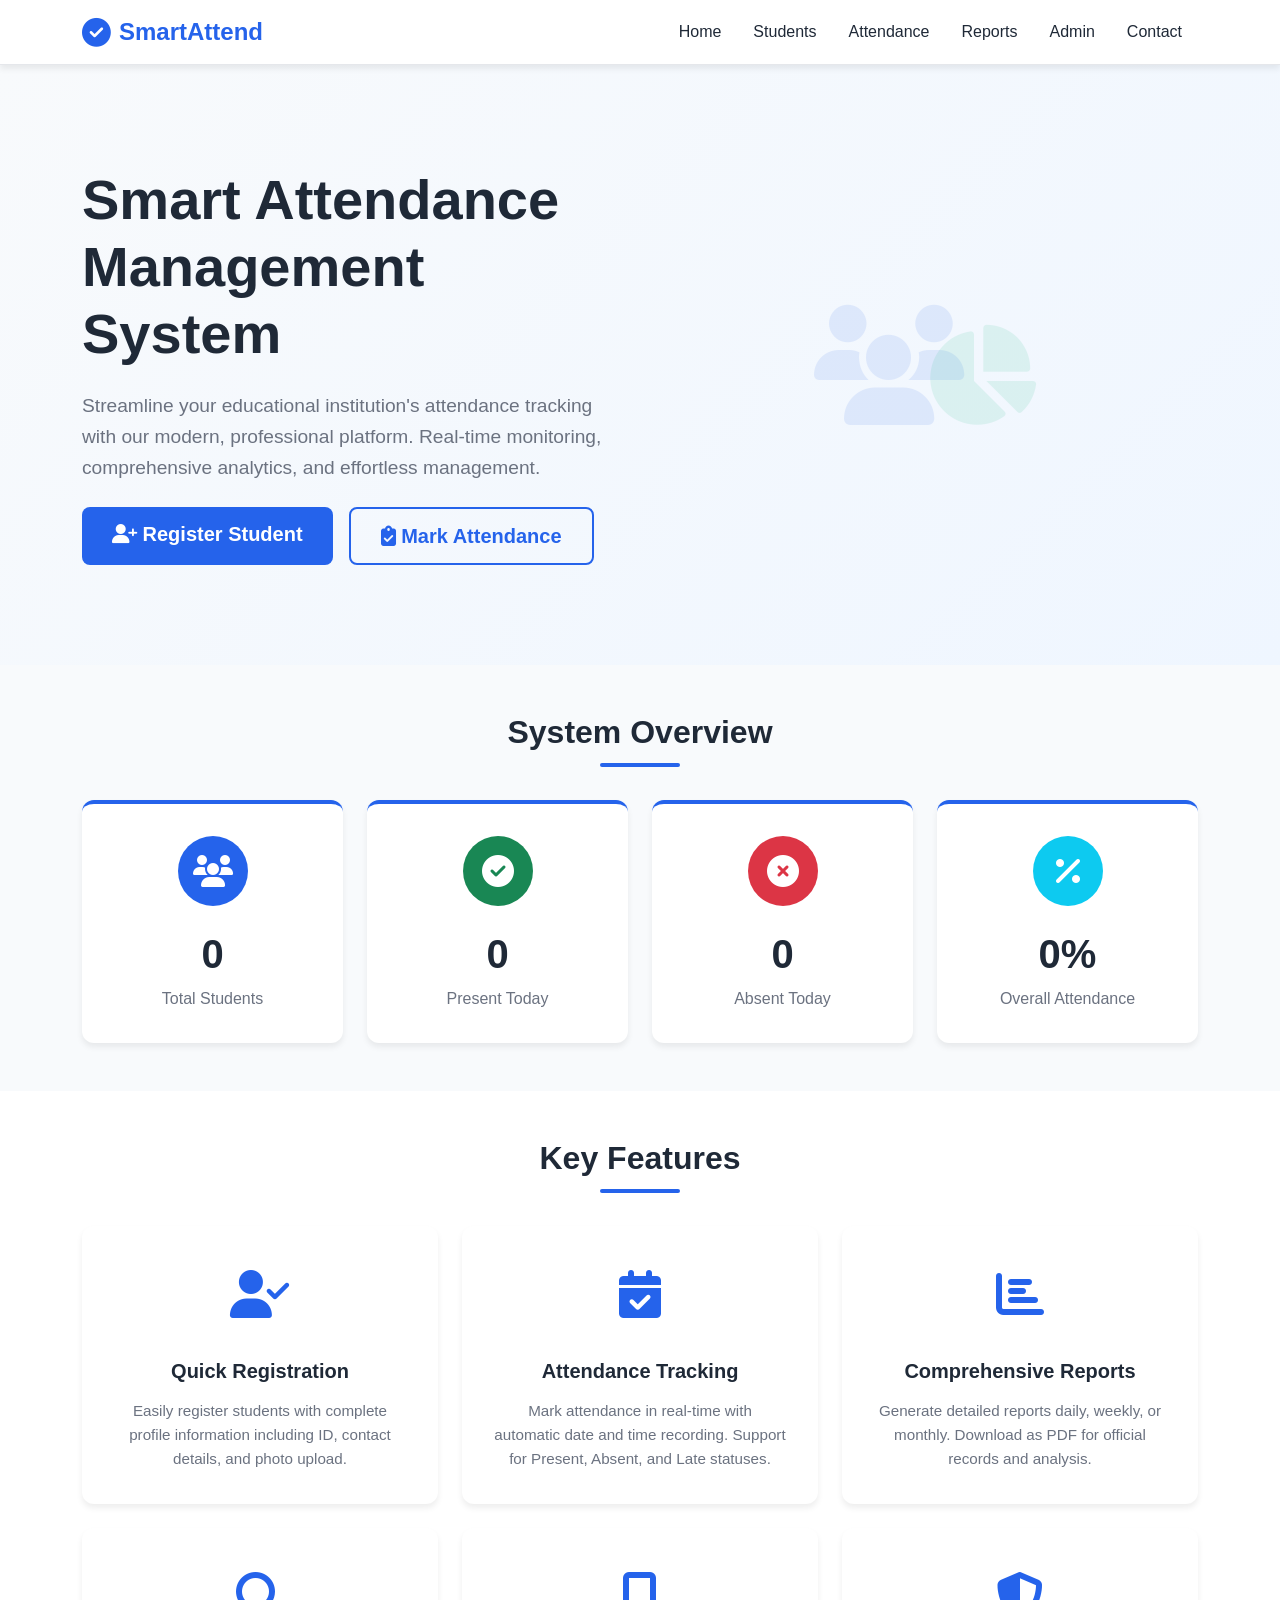
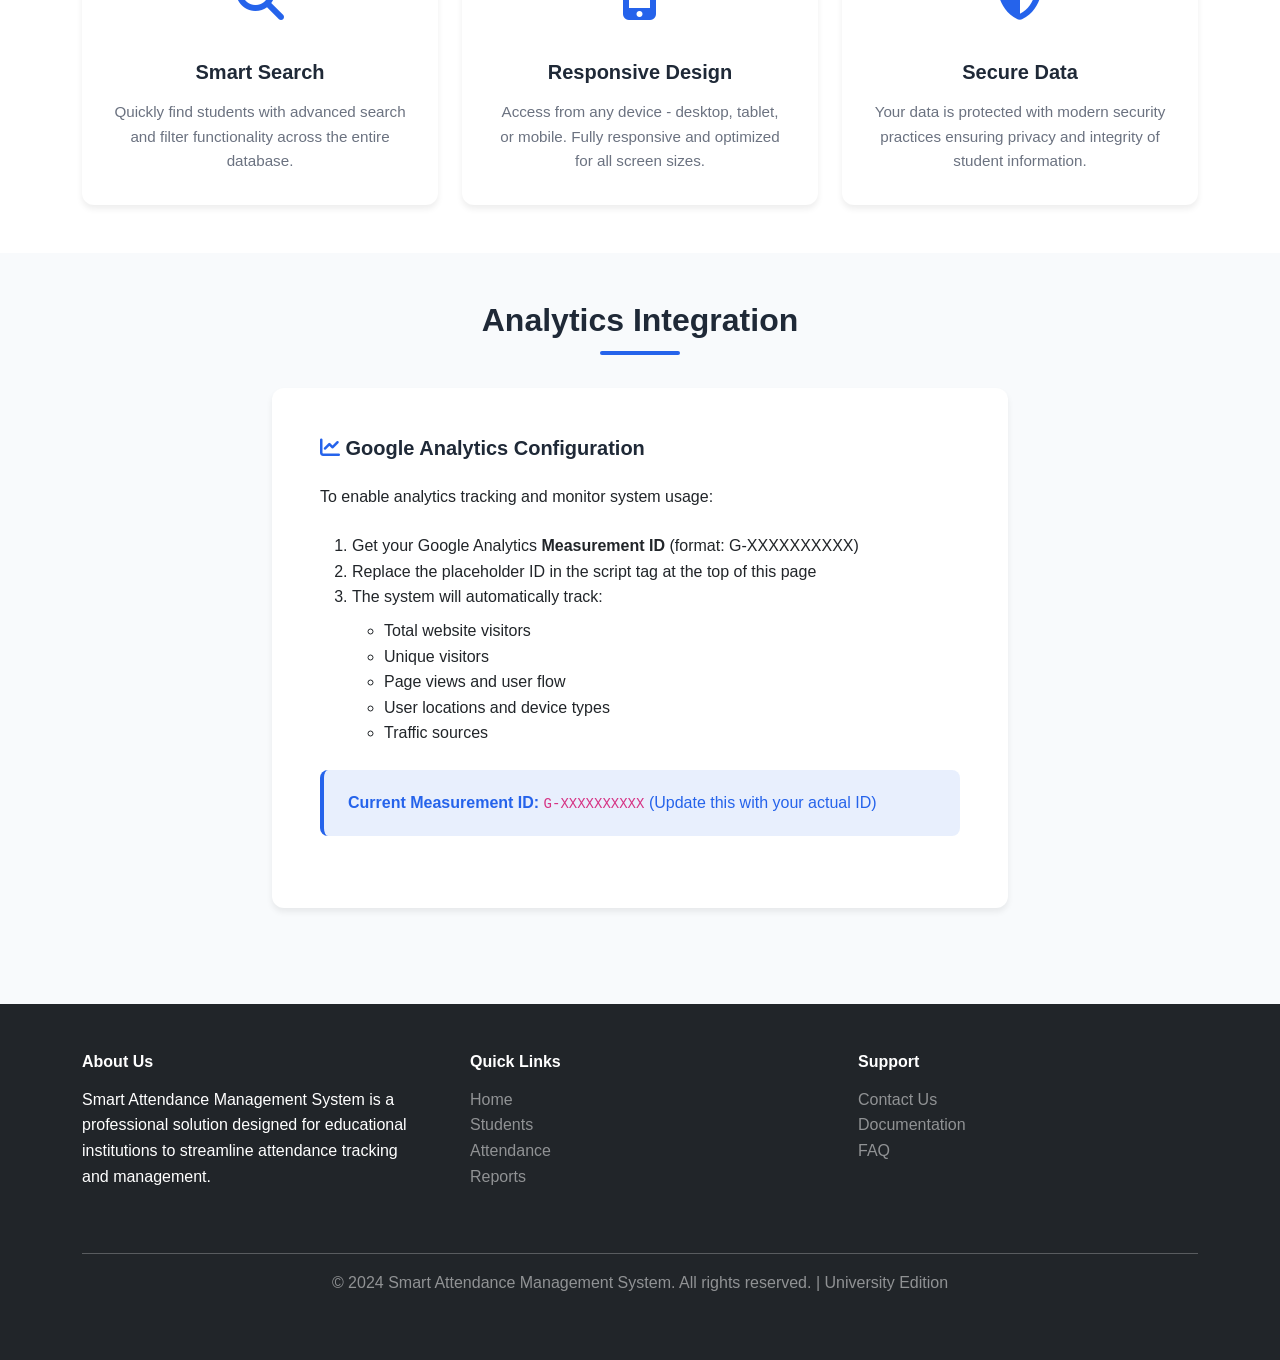
<file: index.html>
<!DOCTYPE html>
<html lang="en">
<head>
    <meta charset="UTF-8">
    <meta name="viewport" content="width=device-width, initial-scale=1.0">
    <title>Smart Attendance Management System - University Edition</title>
    <meta name="description" content="Professional Smart Attendance Management System for educational institutions">
    <link href="https://cdn.jsdelivr.net/npm/bootstrap@5.3.0/dist/css/bootstrap.min.css" rel="stylesheet">
    <link href="https://cdnjs.cloudflare.com/ajax/libs/font-awesome/6.4.0/css/all.min.css" rel="stylesheet">
    <link rel="stylesheet" href="assets/css/style.css">
    <script async src="https://www.googletagmanager.com/gtag/js?id=G-XXXXXXXXXX"></script>
    <script>
        window.dataLayer = window.dataLayer || [];
        function gtag(){dataLayer.push(arguments);}
        gtag('js', new Date());
        // Replace 'G-XXXXXXXXXX' with your actual Google Analytics Measurement ID
        gtag('config', 'G-XXXXXXXXXX');
    </script>
</head>
<body>
    <!-- Navigation Bar -->
    <nav class="navbar navbar-expand-lg navbar-light bg-white sticky-top shadow-sm">
        <div class="container-lg">
            <a class="navbar-brand fw-bold" href="#home">
                <i class="fas fa-check-circle text-primary"></i> SmartAttend
            </a>
            <button class="navbar-toggler" type="button" data-bs-toggle="collapse" data-bs-target="#navbarNav">
                <span class="navbar-toggler-icon"></span>
            </button>
            <div class="collapse navbar-collapse" id="navbarNav">
                <ul class="navbar-nav ms-auto">
                    <li class="nav-item"><a class="nav-link" href="#home">Home</a></li>
                    <li class="nav-item"><a class="nav-link" href="pages/students.html">Students</a></li>
                    <li class="nav-item"><a class="nav-link" href="pages/attendance.html">Attendance</a></li>
                    <li class="nav-item"><a class="nav-link" href="pages/reports.html">Reports</a></li>
                    <li class="nav-item"><a class="nav-link" href="pages/admin.html">Admin</a></li>
                    <li class="nav-item"><a class="nav-link" href="pages/contact.html">Contact</a></li>
                </ul>
            </div>
        </div>
    </nav>

    <!-- Hero Section -->
    <section id="home" class="hero-section py-5">
        <div class="container-lg">
            <div class="row align-items-center">
                <div class="col-lg-6 mb-4 mb-lg-0">
                    <h1 class="display-4 fw-bold mb-4">Smart Attendance Management System</h1>
                    <p class="lead mb-4">Streamline your educational institution's attendance tracking with our modern, professional platform. Real-time monitoring, comprehensive analytics, and effortless management.</p>
                    <div class="d-flex gap-3 flex-wrap">
                        <a href="pages/students.html" class="btn btn-primary btn-lg">
                            <i class="fas fa-user-plus"></i> Register Student
                        </a>
                        <a href="pages/attendance.html" class="btn btn-outline-primary btn-lg">
                            <i class="fas fa-clipboard-check"></i> Mark Attendance
                        </a>
                    </div>
                </div>
                <div class="col-lg-6 text-center">
                    <div class="hero-illustration">
                        <i class="fas fa-users" style="font-size: 120px; color: #2563EB; opacity: 0.1;"></i>
                        <i class="fas fa-chart-pie" style="font-size: 100px; color: #10B981; opacity: 0.1; margin-left: -40px; margin-top: 20px;"></i>
                    </div>
                </div>
            </div>
        </div>
    </section>

    <!-- Statistics Cards -->
    <section class="statistics-section py-5 bg-light">
        <div class="container-lg">
            <h2 class="text-center mb-5 fw-bold">System Overview</h2>
            <div class="row g-4">
                <div class="col-md-6 col-lg-3">
                    <div class="stat-card">
                        <div class="stat-icon bg-primary">
                            <i class="fas fa-users"></i>
                        </div>
                        <h3 class="stat-value" id="totalStudents">0</h3>
                        <p class="stat-label">Total Students</p>
                    </div>
                </div>
                <div class="col-md-6 col-lg-3">
                    <div class="stat-card">
                        <div class="stat-icon bg-success">
                            <i class="fas fa-check-circle"></i>
                        </div>
                        <h3 class="stat-value" id="presentStudents">0</h3>
                        <p class="stat-label">Present Today</p>
                    </div>
                </div>
                <div class="col-md-6 col-lg-3">
                    <div class="stat-card">
                        <div class="stat-icon bg-danger">
                            <i class="fas fa-times-circle"></i>
                        </div>
                        <h3 class="stat-value" id="absentStudents">0</h3>
                        <p class="stat-label">Absent Today</p>
                    </div>
                </div>
                <div class="col-md-6 col-lg-3">
                    <div class="stat-card">
                        <div class="stat-icon bg-info">
                            <i class="fas fa-percentage"></i>
                        </div>
                        <h3 class="stat-value" id="attendancePercent">0%</h3>
                        <p class="stat-label">Overall Attendance</p>
                    </div>
                </div>
            </div>
        </div>
    </section>

    <!-- Features Section -->
    <section class="features-section py-5">
        <div class="container-lg">
            <h2 class="text-center mb-5 fw-bold">Key Features</h2>
            <div class="row g-4">
                <div class="col-md-6 col-lg-4">
                    <div class="feature-card">
                        <div class="feature-icon">
                            <i class="fas fa-user-check"></i>
                        </div>
                        <h5>Quick Registration</h5>
                        <p>Easily register students with complete profile information including ID, contact details, and photo upload.</p>
                    </div>
                </div>
                <div class="col-md-6 col-lg-4">
                    <div class="feature-card">
                        <div class="feature-icon">
                            <i class="fas fa-calendar-check"></i>
                        </div>
                        <h5>Attendance Tracking</h5>
                        <p>Mark attendance in real-time with automatic date and time recording. Support for Present, Absent, and Late statuses.</p>
                    </div>
                </div>
                <div class="col-md-6 col-lg-4">
                    <div class="feature-card">
                        <div class="feature-icon">
                            <i class="fas fa-chart-bar"></i>
                        </div>
                        <h5>Comprehensive Reports</h5>
                        <p>Generate detailed reports daily, weekly, or monthly. Download as PDF for official records and analysis.</p>
                    </div>
                </div>
                <div class="col-md-6 col-lg-4">
                    <div class="feature-card">
                        <div class="feature-icon">
                            <i class="fas fa-search"></i>
                        </div>
                        <h5>Smart Search</h5>
                        <p>Quickly find students with advanced search and filter functionality across the entire database.</p>
                    </div>
                </div>
                <div class="col-md-6 col-lg-4">
                    <div class="feature-card">
                        <div class="feature-icon">
                            <i class="fas fa-mobile-alt"></i>
                        </div>
                        <h5>Responsive Design</h5>
                        <p>Access from any device - desktop, tablet, or mobile. Fully responsive and optimized for all screen sizes.</p>
                    </div>
                </div>
                <div class="col-md-6 col-lg-4">
                    <div class="feature-card">
                        <div class="feature-icon">
                            <i class="fas fa-shield-alt"></i>
                        </div>
                        <h5>Secure Data</h5>
                        <p>Your data is protected with modern security practices ensuring privacy and integrity of student information.</p>
                    </div>
                </div>
            </div>
        </div>
    </section>

    <!-- Analytics Setup Section -->
    <section class="analytics-section py-5 bg-light">
        <div class="container-lg">
            <h2 class="text-center mb-5 fw-bold">Analytics Integration</h2>
            <div class="row">
                <div class="col-lg-8 mx-auto">
                    <div class="card border-0 shadow-sm">
                        <div class="card-body p-5">
                            <h5 class="card-title mb-4"><i class="fas fa-chart-line text-primary"></i> Google Analytics Configuration</h5>
                            <p class="mb-4">To enable analytics tracking and monitor system usage:</p>
                            <ol class="mb-4">
                                <li>Get your Google Analytics <strong>Measurement ID</strong> (format: G-XXXXXXXXXX)</li>
                                <li>Replace the placeholder ID in the script tag at the top of this page</li>
                                <li>The system will automatically track:
                                    <ul class="mt-2">
                                        <li>Total website visitors</li>
                                        <li>Unique visitors</li>
                                        <li>Page views and user flow</li>
                                        <li>User locations and device types</li>
                                        <li>Traffic sources</li>
                                    </ul>
                                </li>
                            </ol>
                            <div class="alert alert-info">
                                <strong>Current Measurement ID:</strong> <code>G-XXXXXXXXXX</code> (Update this with your actual ID)
                            </div>
                        </div>
                    </div>
                </div>
            </div>
        </div>
    </section>

    <!-- Footer -->
    <footer class="bg-dark text-white py-5 mt-5">
        <div class="container-lg">
            <div class="row g-5 mb-5">
                <div class="col-md-4">
                    <h6 class="fw-bold mb-3">About Us</h6>
                    <p>Smart Attendance Management System is a professional solution designed for educational institutions to streamline attendance tracking and management.</p>
                </div>
                <div class="col-md-4">
                    <h6 class="fw-bold mb-3">Quick Links</h6>
                    <ul class="list-unstyled">
                        <li><a href="#home" class="text-white-50 text-decoration-none">Home</a></li>
                        <li><a href="pages/students.html" class="text-white-50 text-decoration-none">Students</a></li>
                        <li><a href="pages/attendance.html" class="text-white-50 text-decoration-none">Attendance</a></li>
                        <li><a href="pages/reports.html" class="text-white-50 text-decoration-none">Reports</a></li>
                    </ul>
                </div>
                <div class="col-md-4">
                    <h6 class="fw-bold mb-3">Support</h6>
                    <ul class="list-unstyled">
                        <li><a href="pages/contact.html" class="text-white-50 text-decoration-none">Contact Us</a></li>
                        <li><a href="#" class="text-white-50 text-decoration-none">Documentation</a></li>
                        <li><a href="#" class="text-white-50 text-decoration-none">FAQ</a></li>
                    </ul>
                </div>
            </div>
            <hr class="bg-white-50">
            <div class="text-center text-white-50">
                <p>&copy; 2024 Smart Attendance Management System. All rights reserved. | University Edition</p>
            </div>
        </div>
    </footer>

    <script src="https://cdn.jsdelivr.net/npm/bootstrap@5.3.0/dist/js/bootstrap.bundle.min.js"></script>
    <script src="assets/js/main.js"></script>
</body>
</html>
</file>
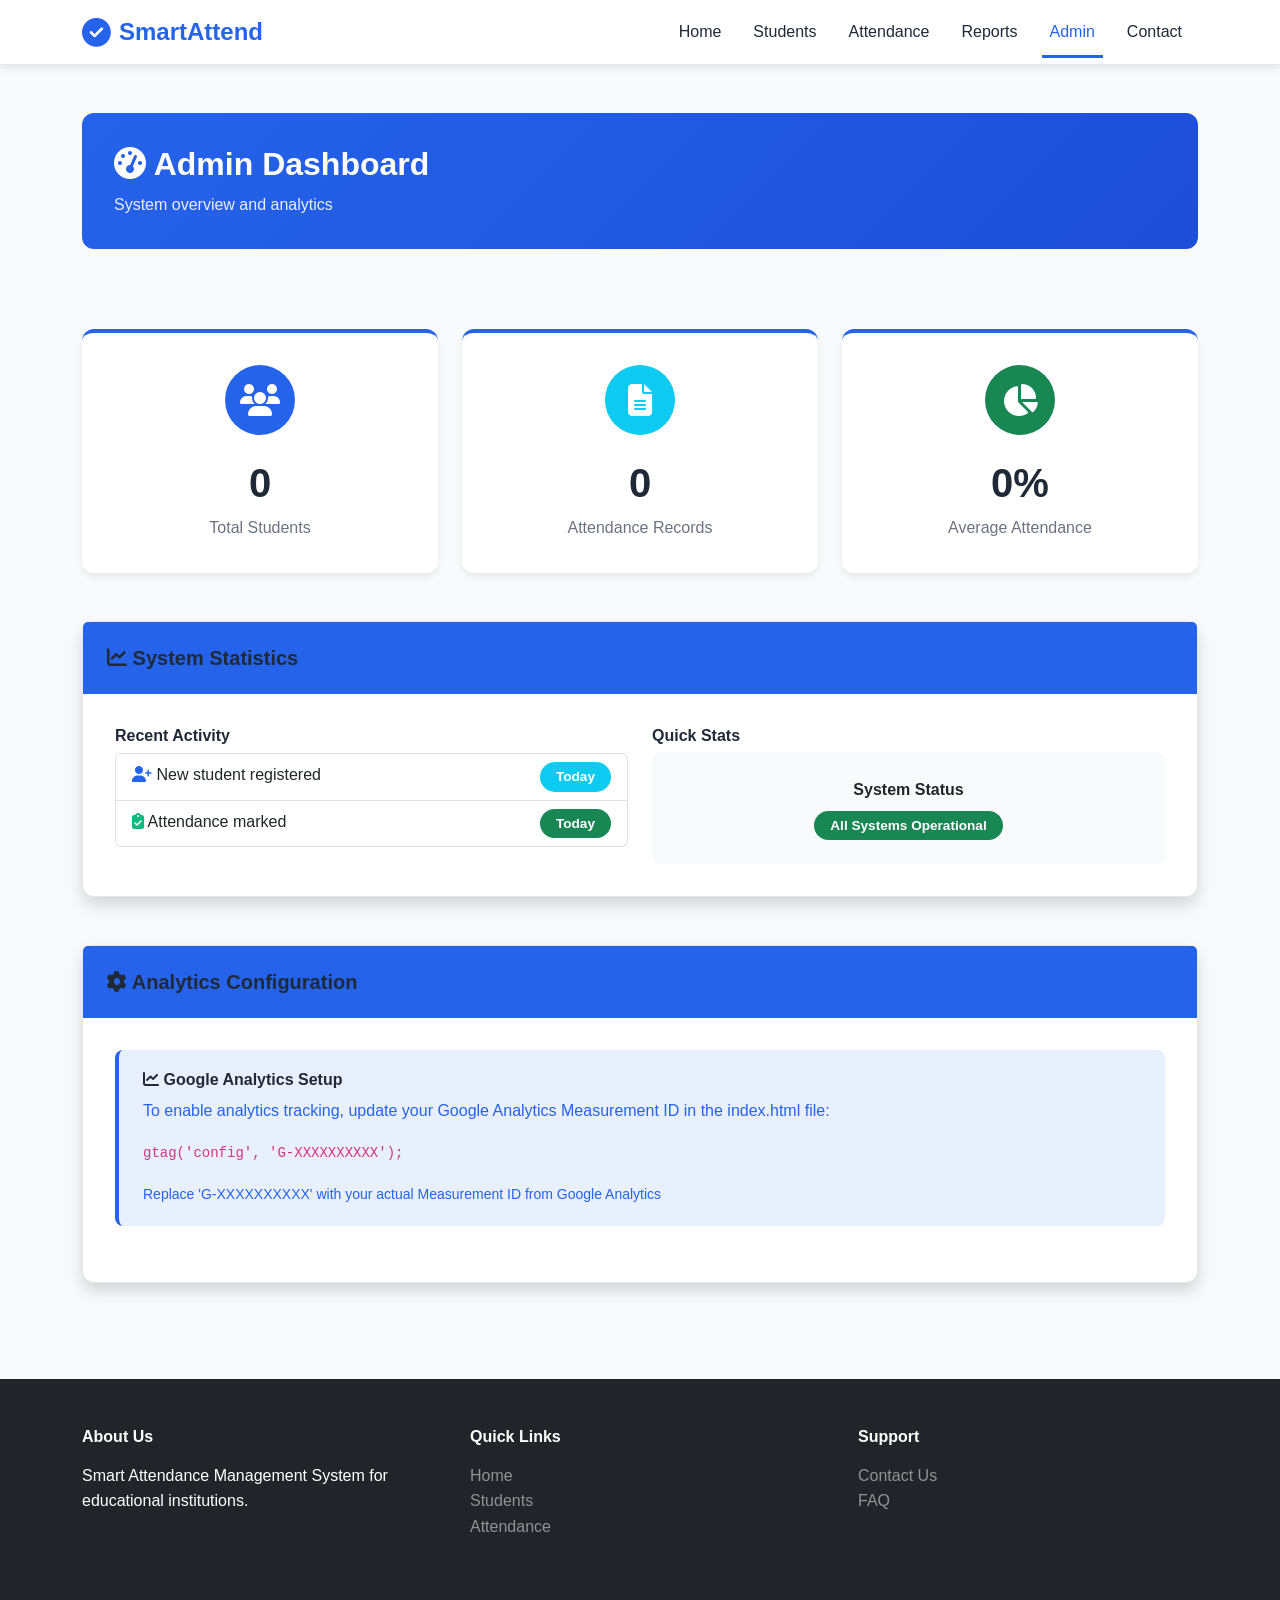
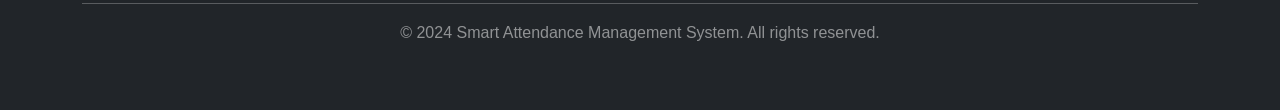
<file: pages/admin.html>
<!DOCTYPE html>
<html lang="en">
<head>
    <meta charset="UTF-8">
    <meta name="viewport" content="width=device-width, initial-scale=1.0">
    <title>Admin Dashboard - Smart Attendance System</title>
    <link href="https://cdn.jsdelivr.net/npm/bootstrap@5.3.0/dist/css/bootstrap.min.css" rel="stylesheet">
    <link href="https://cdnjs.cloudflare.com/ajax/libs/font-awesome/6.4.0/css/all.min.css" rel="stylesheet">
    <link rel="stylesheet" href="../assets/css/style.css">
</head>
<body>
    <!-- Navigation Bar -->
    <nav class="navbar navbar-expand-lg navbar-light bg-white sticky-top shadow-sm">
        <div class="container-lg">
            <a class="navbar-brand fw-bold" href="../index.html">
                <i class="fas fa-check-circle text-primary"></i> SmartAttend
            </a>
            <button class="navbar-toggler" type="button" data-bs-toggle="collapse" data-bs-target="#navbarNav">
                <span class="navbar-toggler-icon"></span>
            </button>
            <div class="collapse navbar-collapse" id="navbarNav">
                <ul class="navbar-nav ms-auto">
                    <li class="nav-item"><a class="nav-link" href="../index.html">Home</a></li>
                    <li class="nav-item"><a class="nav-link" href="students.html">Students</a></li>
                    <li class="nav-item"><a class="nav-link" href="attendance.html">Attendance</a></li>
                    <li class="nav-item"><a class="nav-link" href="reports.html">Reports</a></li>
                    <li class="nav-item"><a class="nav-link active" href="admin.html">Admin</a></li>
                    <li class="nav-item"><a class="nav-link" href="contact.html">Contact</a></li>
                </ul>
            </div>
        </div>
    </nav>

    <div class="container-lg py-5">
        <div class="row mb-5">
            <div class="col-lg-12">
                <div class="dashboard-header">
                    <h2><i class="fas fa-tachometer-alt"></i> Admin Dashboard</h2>
                    <p>System overview and analytics</p>
                </div>
            </div>
        </div>

        <div id="dashboardContent">
            <div class="row mb-5">
                <div class="col-md-4">
                    <div class="stat-card">
                        <div class="stat-icon bg-primary"><i class="fas fa-users"></i></div>
                        <h3 class="stat-value" id="adminTotalStudents">0</h3>
                        <p class="stat-label">Total Students</p>
                    </div>
                </div>
                <div class="col-md-4">
                    <div class="stat-card">
                        <div class="stat-icon bg-info"><i class="fas fa-file-alt"></i></div>
                        <h3 class="stat-value" id="adminTotalRecords">0</h3>
                        <p class="stat-label">Attendance Records</p>
                    </div>
                </div>
                <div class="col-md-4">
                    <div class="stat-card">
                        <div class="stat-icon bg-success"><i class="fas fa-chart-pie"></i></div>
                        <h3 class="stat-value" id="adminAvgAttendance">0%</h3>
                        <p class="stat-label">Average Attendance</p>
                    </div>
                </div>
            </div>
        </div>

        <div class="row mb-5">
            <div class="col-lg-12">
                <div class="card shadow">
                    <div class="card-header">
                        <h5 class="mb-0"><i class="fas fa-chart-line"></i> System Statistics</h5>
                    </div>
                    <div class="card-body">
                        <div class="row g-4">
                            <div class="col-md-6">
                                <h6>Recent Activity</h6>
                                <div class="list-group">
                                    <a href="#" class="list-group-item list-group-item-action">
                                        <i class="fas fa-user-plus text-primary"></i> New student registered
                                        <span class="badge bg-info float-end">Today</span>
                                    </a>
                                    <a href="#" class="list-group-item list-group-item-action">
                                        <i class="fas fa-clipboard-check text-success"></i> Attendance marked
                                        <span class="badge bg-success float-end">Today</span>
                                    </a>
                                </div>
                            </div>
                            <div class="col-md-6">
                                <h6>Quick Stats</h6>
                                <div class="text-center p-4 bg-light rounded">
                                    <p class="mb-2"><strong>System Status</strong></p>
                                    <p class="mb-0"><span class="badge bg-success">All Systems Operational</span></p>
                                </div>
                            </div>
                        </div>
                    </div>
                </div>
            </div>
        </div>

        <div class="row">
            <div class="col-lg-12">
                <div class="card shadow">
                    <div class="card-header">
                        <h5 class="mb-0"><i class="fas fa-cog"></i> Analytics Configuration</h5>
                    </div>
                    <div class="card-body">
                        <div class="alert alert-info">
                            <h6><i class="fas fa-chart-line"></i> Google Analytics Setup</h6>
                            <p>To enable analytics tracking, update your Google Analytics Measurement ID in the index.html file:</p>
                            <code>gtag('config', 'G-XXXXXXXXXX');</code>
                            <p class="mt-3 mb-0"><small>Replace 'G-XXXXXXXXXX' with your actual Measurement ID from Google Analytics</small></p>
                        </div>
                    </div>
                </div>
            </div>
        </div>
    </div>

    <!-- Footer -->
    <footer class="bg-dark text-white py-5 mt-5">
        <div class="container-lg">
            <div class="row g-5 mb-5">
                <div class="col-md-4">
                    <h6 class="fw-bold mb-3">About Us</h6>
                    <p>Smart Attendance Management System for educational institutions.</p>
                </div>
                <div class="col-md-4">
                    <h6 class="fw-bold mb-3">Quick Links</h6>
                    <ul class="list-unstyled">
                        <li><a href="../index.html" class="text-white-50 text-decoration-none">Home</a></li>
                        <li><a href="students.html" class="text-white-50 text-decoration-none">Students</a></li>
                        <li><a href="attendance.html" class="text-white-50 text-decoration-none">Attendance</a></li>
                    </ul>
                </div>
                <div class="col-md-4">
                    <h6 class="fw-bold mb-3">Support</h6>
                    <ul class="list-unstyled">
                        <li><a href="contact.html" class="text-white-50 text-decoration-none">Contact Us</a></li>
                        <li><a href="#" class="text-white-50 text-decoration-none">FAQ</a></li>
                    </ul>
                </div>
            </div>
            <hr class="bg-white-50">
            <div class="text-center text-white-50">
                <p>&copy; 2024 Smart Attendance Management System. All rights reserved.</p>
            </div>
        </div>
    </footer>

    <script src="https://cdn.jsdelivr.net/npm/bootstrap@5.3.0/dist/js/bootstrap.bundle.min.js"></script>
    <script src="../assets/js/main.js"></script>
    <script>
        function updateAdminDashboard() {
            const students = JSON.parse(localStorage.getItem('smartAttend_students')) || [];
            const attendance = JSON.parse(localStorage.getItem('smartAttend_attendance')) || [];
            
            let totalAttendance = 0;
            students.forEach(student => {
                const studentAtt = attendance.filter(a => a.studentId === student.id);
                const present = studentAtt.filter(a => a.status === 'present').length;
                const late = studentAtt.filter(a => a.status === 'late').length;
                const total = studentAtt.length;
                if (total > 0) {
                    totalAttendance += ((present + late * 0.5) / total * 100);
                }
            });
            
            const avgAttendance = students.length > 0 ? (totalAttendance / students.length).toFixed(1) : 0;
            
            document.getElementById('adminTotalStudents').textContent = students.length;
            document.getElementById('adminTotalRecords').textContent = attendance.length;
            document.getElementById('adminAvgAttendance').textContent = avgAttendance + '%';
        }
        updateAdminDashboard();
    </script>
</body>
</html>
</file>
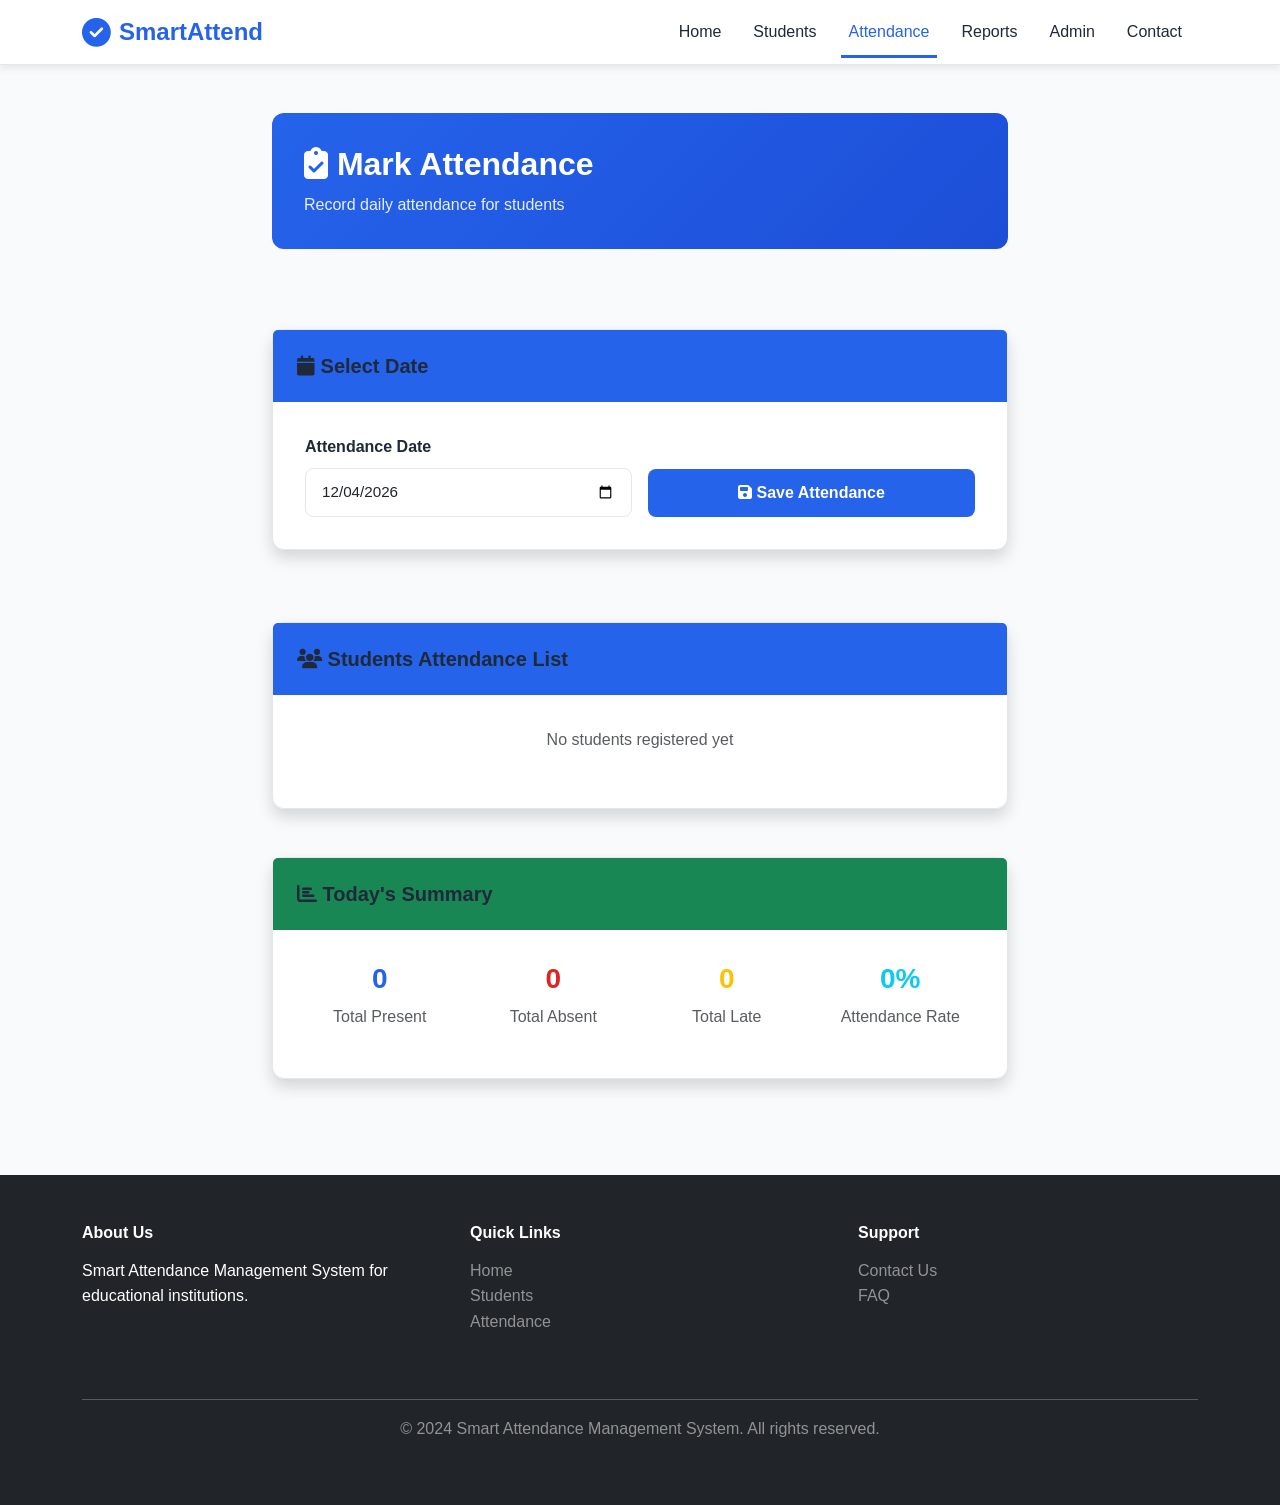
<file: pages/attendance.html>
<!DOCTYPE html>
<html lang="en">
<head>
    <meta charset="UTF-8">
    <meta name="viewport" content="width=device-width, initial-scale=1.0">
    <title>Mark Attendance - Smart Attendance System</title>
    <link href="https://cdn.jsdelivr.net/npm/bootstrap@5.3.0/dist/css/bootstrap.min.css" rel="stylesheet">
    <link href="https://cdnjs.cloudflare.com/ajax/libs/font-awesome/6.4.0/css/all.min.css" rel="stylesheet">
    <link rel="stylesheet" href="../assets/css/style.css">
</head>
<body>
    <!-- Navigation Bar -->
    <nav class="navbar navbar-expand-lg navbar-light bg-white sticky-top shadow-sm">
        <div class="container-lg">
            <a class="navbar-brand fw-bold" href="../index.html">
                <i class="fas fa-check-circle text-primary"></i> SmartAttend
            </a>
            <button class="navbar-toggler" type="button" data-bs-toggle="collapse" data-bs-target="#navbarNav">
                <span class="navbar-toggler-icon"></span>
            </button>
            <div class="collapse navbar-collapse" id="navbarNav">
                <ul class="navbar-nav ms-auto">
                    <li class="nav-item"><a class="nav-link" href="../index.html">Home</a></li>
                    <li class="nav-item"><a class="nav-link" href="students.html">Students</a></li>
                    <li class="nav-item"><a class="nav-link active" href="attendance.html">Attendance</a></li>
                    <li class="nav-item"><a class="nav-link" href="reports.html">Reports</a></li>
                    <li class="nav-item"><a class="nav-link" href="admin.html">Admin</a></li>
                    <li class="nav-item"><a class="nav-link" href="contact.html">Contact</a></li>
                </ul>
            </div>
        </div>
    </nav>

    <div class="container-lg py-5">
        <div class="row mb-5">
            <div class="col-lg-8 mx-auto">
                <div class="dashboard-header">
                    <h2><i class="fas fa-clipboard-check"></i> Mark Attendance</h2>
                    <p>Record daily attendance for students</p>
                </div>
            </div>
        </div>

        <div class="row mb-5">
            <div class="col-lg-8 mx-auto">
                <div class="card shadow mb-4">
                    <div class="card-header">
                        <h5 class="mb-0"><i class="fas fa-calendar"></i> Select Date</h5>
                    </div>
                    <div class="card-body">
                        <div class="row g-3">
                            <div class="col-md-6">
                                <label class="form-label">Attendance Date</label>
                                <input type="date" class="form-control" id="attendanceDate" onchange="loadAttendanceList()">
                            </div>
                            <div class="col-md-6 d-flex align-items-end">
                                <button class="btn btn-primary w-100" onclick="markAttendance()">
                                    <i class="fas fa-save"></i> Save Attendance
                                </button>
                            </div>
                        </div>
                    </div>
                </div>
            </div>
        </div>

        <div class="row">
            <div class="col-lg-8 mx-auto">
                <div class="card shadow">
                    <div class="card-header">
                        <h5 class="mb-0"><i class="fas fa-users"></i> Students Attendance List</h5>
                    </div>
                    <div class="card-body">
                        <div id="attendanceContainer" class="mb-4">
                            <p class="text-center text-muted">Select a date and students to mark attendance</p>
                        </div>
                    </div>
                </div>
            </div>
        </div>

        <div class="row mt-5">
            <div class="col-lg-8 mx-auto">
                <div class="card shadow">
                    <div class="card-header bg-success">
                        <h5 class="mb-0"><i class="fas fa-chart-bar"></i> Today's Summary</h5>
                    </div>
                    <div class="card-body">
                        <div class="row text-center">
                            <div class="col-md-3">
                                <h3 class="text-primary">0</h3>
                                <p class="text-muted">Total Present</p>
                            </div>
                            <div class="col-md-3">
                                <h3 class="text-danger">0</h3>
                                <p class="text-muted">Total Absent</p>
                            </div>
                            <div class="col-md-3">
                                <h3 class="text-warning">0</h3>
                                <p class="text-muted">Total Late</p>
                            </div>
                            <div class="col-md-3">
                                <h3 class="text-info">0%</h3>
                                <p class="text-muted">Attendance Rate</p>
                            </div>
                        </div>
                    </div>
                </div>
            </div>
        </div>
    </div>

    <!-- Footer -->
    <footer class="bg-dark text-white py-5 mt-5">
        <div class="container-lg">
            <div class="row g-5 mb-5">
                <div class="col-md-4">
                    <h6 class="fw-bold mb-3">About Us</h6>
                    <p>Smart Attendance Management System for educational institutions.</p>
                </div>
                <div class="col-md-4">
                    <h6 class="fw-bold mb-3">Quick Links</h6>
                    <ul class="list-unstyled">
                        <li><a href="../index.html" class="text-white-50 text-decoration-none">Home</a></li>
                        <li><a href="students.html" class="text-white-50 text-decoration-none">Students</a></li>
                        <li><a href="attendance.html" class="text-white-50 text-decoration-none">Attendance</a></li>
                    </ul>
                </div>
                <div class="col-md-4">
                    <h6 class="fw-bold mb-3">Support</h6>
                    <ul class="list-unstyled">
                        <li><a href="contact.html" class="text-white-50 text-decoration-none">Contact Us</a></li>
                        <li><a href="#" class="text-white-50 text-decoration-none">FAQ</a></li>
                    </ul>
                </div>
            </div>
            <hr class="bg-white-50">
            <div class="text-center text-white-50">
                <p>&copy; 2024 Smart Attendance Management System. All rights reserved.</p>
            </div>
        </div>
    </footer>

    <script src="https://cdn.jsdelivr.net/npm/bootstrap@5.3.0/dist/js/bootstrap.bundle.min.js"></script>
    <script src="../assets/js/main.js"></script>
    <script>
        document.getElementById('attendanceDate').valueAsDate = new Date();
        loadAttendanceList();
    </script>
</body>
</html>
</file>
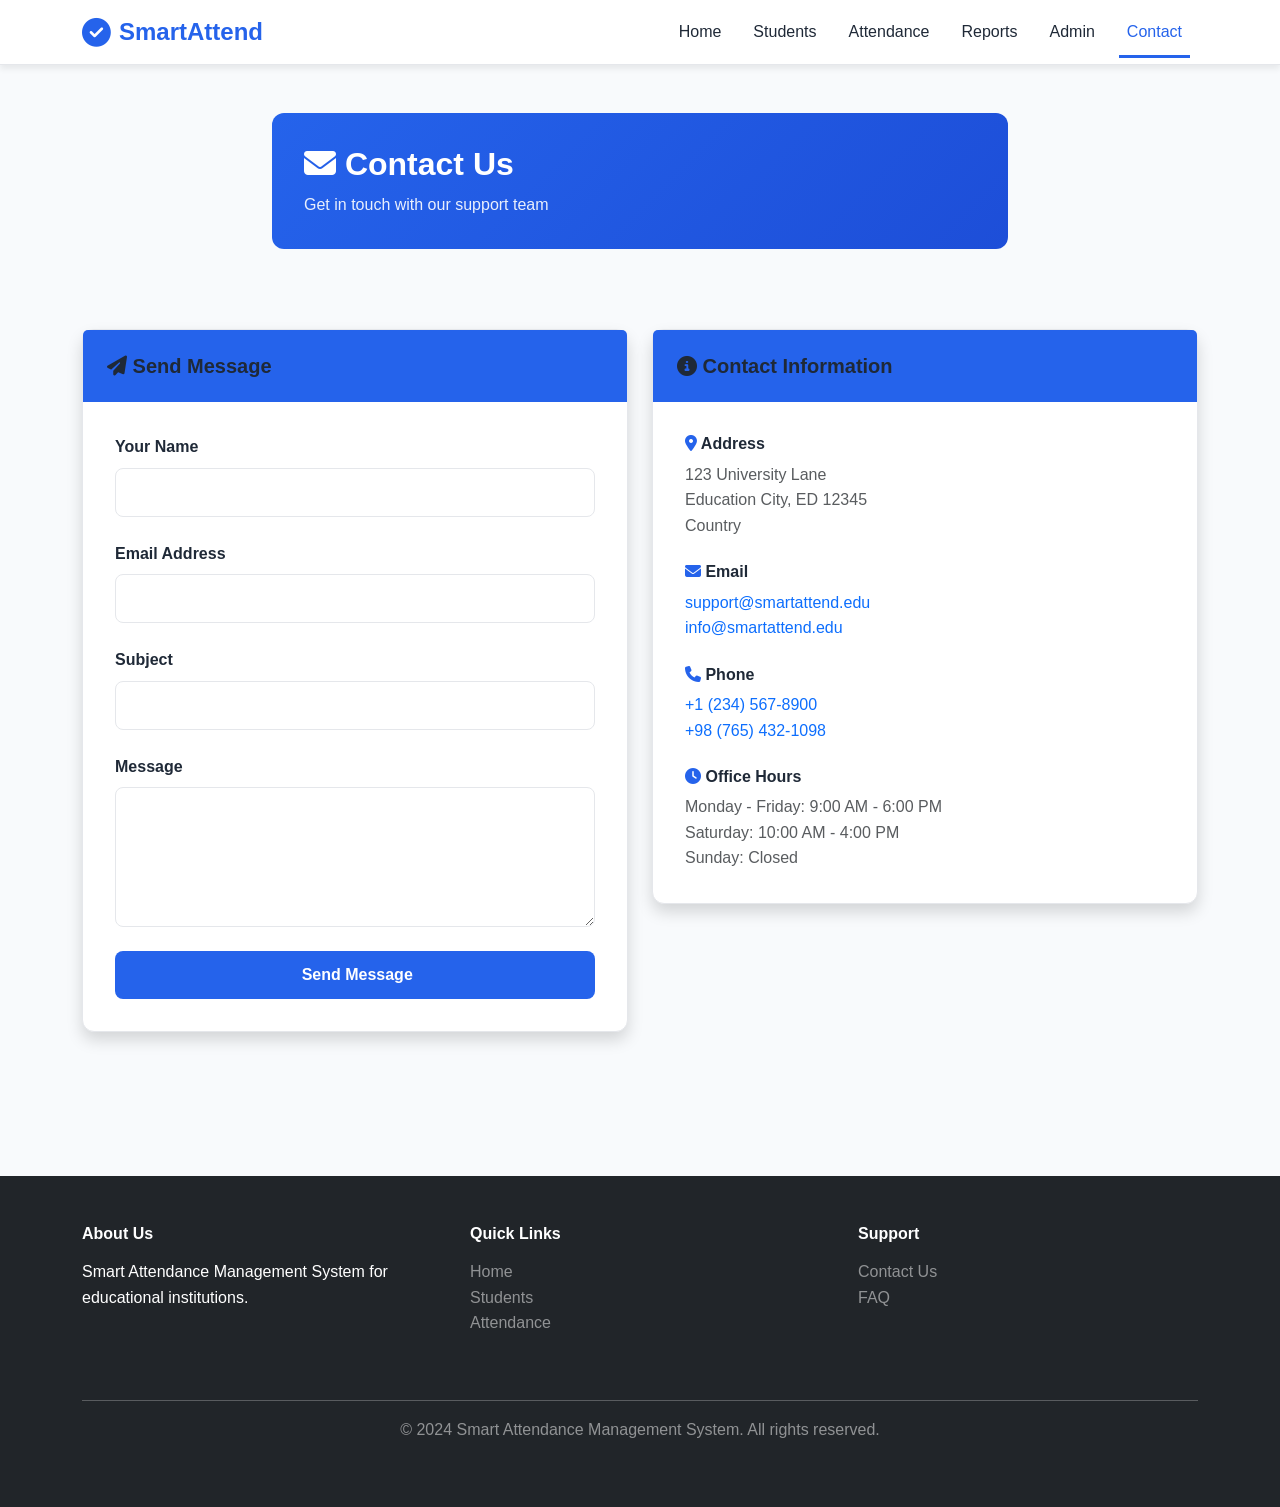
<file: pages/contact.html>
<!DOCTYPE html>
<html lang="en">
<head>
    <meta charset="UTF-8">
    <meta name="viewport" content="width=device-width, initial-scale=1.0">
    <title>Contact Us - Smart Attendance System</title>
    <link href="https://cdn.jsdelivr.net/npm/bootstrap@5.3.0/dist/css/bootstrap.min.css" rel="stylesheet">
    <link href="https://cdnjs.cloudflare.com/ajax/libs/font-awesome/6.4.0/css/all.min.css" rel="stylesheet">
    <link rel="stylesheet" href="../assets/css/style.css">
</head>
<body>
    <!-- Navigation Bar -->
    <nav class="navbar navbar-expand-lg navbar-light bg-white sticky-top shadow-sm">
        <div class="container-lg">
            <a class="navbar-brand fw-bold" href="../index.html">
                <i class="fas fa-check-circle text-primary"></i> SmartAttend
            </a>
            <button class="navbar-toggler" type="button" data-bs-toggle="collapse" data-bs-target="#navbarNav">
                <span class="navbar-toggler-icon"></span>
            </button>
            <div class="collapse navbar-collapse" id="navbarNav">
                <ul class="navbar-nav ms-auto">
                    <li class="nav-item"><a class="nav-link" href="../index.html">Home</a></li>
                    <li class="nav-item"><a class="nav-link" href="students.html">Students</a></li>
                    <li class="nav-item"><a class="nav-link" href="attendance.html">Attendance</a></li>
                    <li class="nav-item"><a class="nav-link" href="reports.html">Reports</a></li>
                    <li class="nav-item"><a class="nav-link" href="admin.html">Admin</a></li>
                    <li class="nav-item"><a class="nav-link active" href="contact.html">Contact</a></li>
                </ul>
            </div>
        </div>
    </nav>

    <div class="container-lg py-5">
        <div class="row mb-5">
            <div class="col-lg-8 mx-auto">
                <div class="dashboard-header">
                    <h2><i class="fas fa-envelope"></i> Contact Us</h2>
                    <p>Get in touch with our support team</p>
                </div>
            </div>
        </div>

        <div class="row">
            <div class="col-lg-6 mx-auto mb-5">
                <div class="card shadow">
                    <div class="card-header">
                        <h5 class="mb-0"><i class="fas fa-paper-plane"></i> Send Message</h5>
                    </div>
                    <div class="card-body">
                        <form onsubmit="handleContactForm(event)">
                            <div class="form-group">
                                <label class="form-label">Your Name</label>
                                <input type="text" class="form-control" required>
                            </div>

                            <div class="form-group">
                                <label class="form-label">Email Address</label>
                                <input type="email" class="form-control" required>
                            </div>

                            <div class="form-group">
                                <label class="form-label">Subject</label>
                                <input type="text" class="form-control" required>
                            </div>

                            <div class="form-group">
                                <label class="form-label">Message</label>
                                <textarea class="form-control" rows="5" required></textarea>
                            </div>

                            <button type="submit" class="btn btn-primary w-100">
                                <i class="fas fa-send"></i> Send Message
                            </button>
                        </form>
                    </div>
                </div>
            </div>

            <div class="col-lg-6 mx-auto mb-5">
                <div class="card shadow">
                    <div class="card-header">
                        <h5 class="mb-0"><i class="fas fa-info-circle"></i> Contact Information</h5>
                    </div>
                    <div class="card-body">
                        <div class="mb-4">
                            <h6 class="mb-2"><i class="fas fa-map-marker-alt text-primary"></i> Address</h6>
                            <p class="text-muted mb-0">123 University Lane<br>Education City, ED 12345<br>Country</p>
                        </div>

                        <div class="mb-4">
                            <h6 class="mb-2"><i class="fas fa-envelope text-primary"></i> Email</h6>
                            <p class="text-muted mb-0">
                                <a href="mailto:support@smartattend.edu" class="text-decoration-none">support@smartattend.edu</a><br>
                                <a href="mailto:info@smartattend.edu" class="text-decoration-none">info@smartattend.edu</a>
                            </p>
                        </div>

                        <div class="mb-4">
                            <h6 class="mb-2"><i class="fas fa-phone text-primary"></i> Phone</h6>
                            <p class="text-muted mb-0">
                                <a href="tel:+1234567890" class="text-decoration-none">+1 (234) 567-8900</a><br>
                                <a href="tel:+9876543210" class="text-decoration-none">+98 (765) 432-1098</a>
                            </p>
                        </div>

                        <div class="mb-0">
                            <h6 class="mb-2"><i class="fas fa-clock text-primary"></i> Office Hours</h6>
                            <p class="text-muted mb-0">
                                Monday - Friday: 9:00 AM - 6:00 PM<br>
                                Saturday: 10:00 AM - 4:00 PM<br>
                                Sunday: Closed
                            </p>
                        </div>
                    </div>
                </div>
            </div>
        </div>
    </div>

    <!-- Footer -->
    <footer class="bg-dark text-white py-5 mt-5">
        <div class="container-lg">
            <div class="row g-5 mb-5">
                <div class="col-md-4">
                    <h6 class="fw-bold mb-3">About Us</h6>
                    <p>Smart Attendance Management System for educational institutions.</p>
                </div>
                <div class="col-md-4">
                    <h6 class="fw-bold mb-3">Quick Links</h6>
                    <ul class="list-unstyled">
                        <li><a href="../index.html" class="text-white-50 text-decoration-none">Home</a></li>
                        <li><a href="students.html" class="text-white-50 text-decoration-none">Students</a></li>
                        <li><a href="attendance.html" class="text-white-50 text-decoration-none">Attendance</a></li>
                    </ul>
                </div>
                <div class="col-md-4">
                    <h6 class="fw-bold mb-3">Support</h6>
                    <ul class="list-unstyled">
                        <li><a href="contact.html" class="text-white-50 text-decoration-none">Contact Us</a></li>
                        <li><a href="#" class="text-white-50 text-decoration-none">FAQ</a></li>
                    </ul>
                </div>
            </div>
            <hr class="bg-white-50">
            <div class="text-center text-white-50">
                <p>&copy; 2024 Smart Attendance Management System. All rights reserved.</p>
            </div>
        </div>
    </footer>

    <script src="https://cdn.jsdelivr.net/npm/bootstrap@5.3.0/dist/js/bootstrap.bundle.min.js"></script>
    <script src="../assets/js/main.js"></script>
    <script>
        function handleContactForm(event) {
            event.preventDefault();
            showAlert('Thank you for your message! We will get back to you soon.', 'success');
            event.target.reset();
        }
    </script>
</body>
</html>
</file>
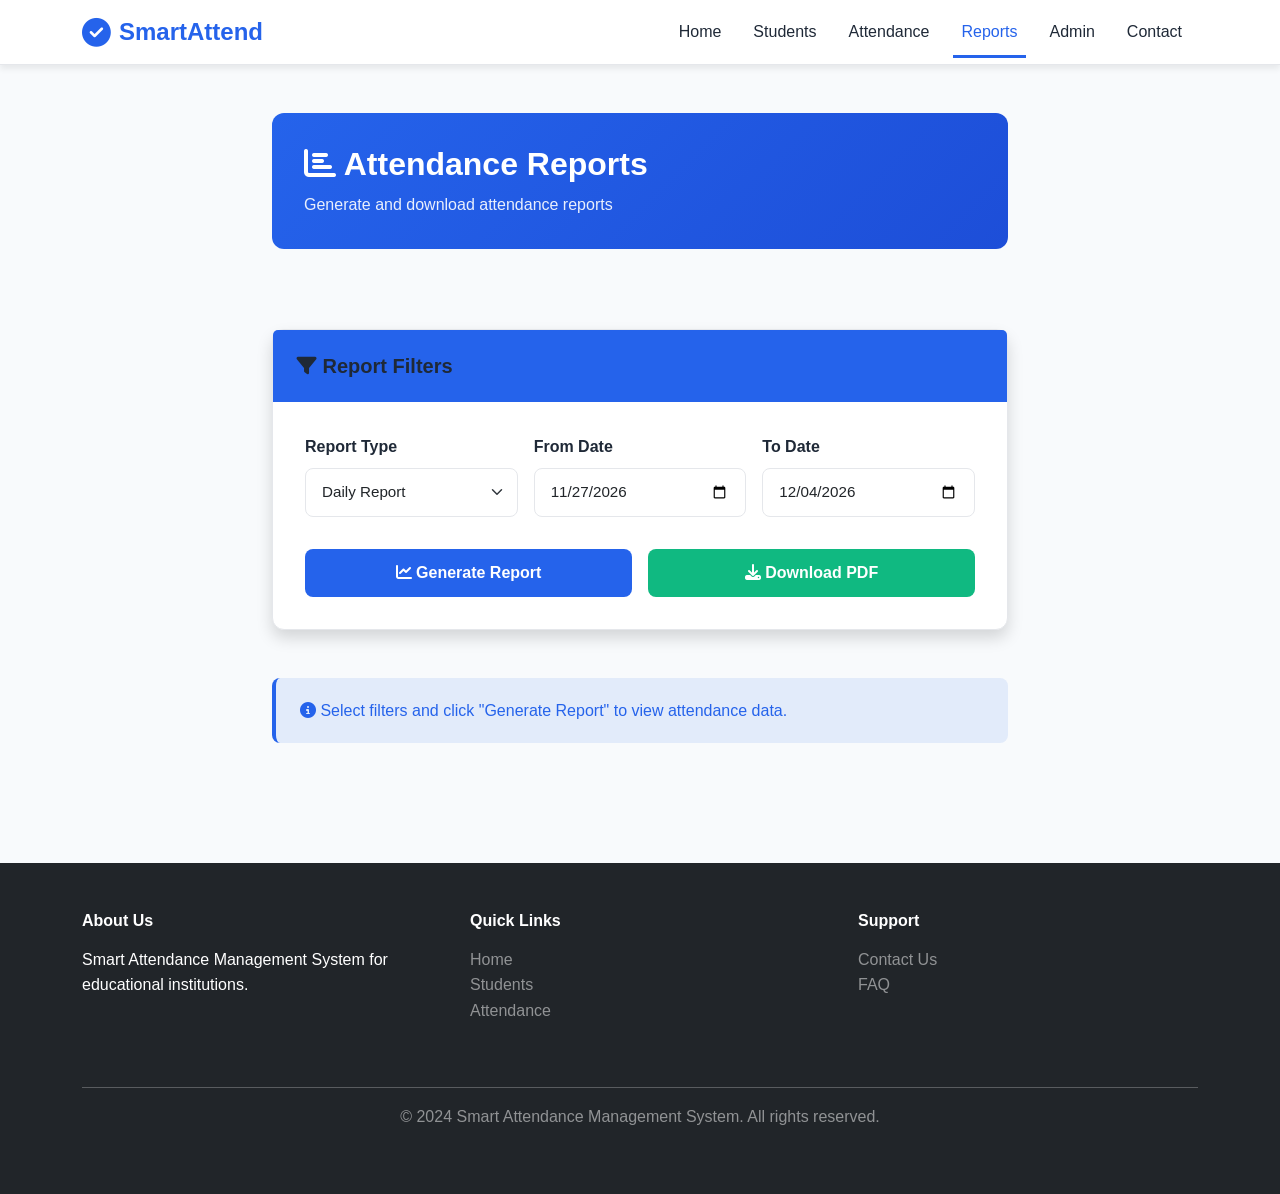
<file: pages/reports.html>
<!DOCTYPE html>
<html lang="en">
<head>
    <meta charset="UTF-8">
    <meta name="viewport" content="width=device-width, initial-scale=1.0">
    <title>Attendance Reports - Smart Attendance System</title>
    <link href="https://cdn.jsdelivr.net/npm/bootstrap@5.3.0/dist/css/bootstrap.min.css" rel="stylesheet">
    <link href="https://cdnjs.cloudflare.com/ajax/libs/font-awesome/6.4.0/css/all.min.css" rel="stylesheet">
    <link rel="stylesheet" href="../assets/css/style.css">
</head>
<body>
    <!-- Navigation Bar -->
    <nav class="navbar navbar-expand-lg navbar-light bg-white sticky-top shadow-sm">
        <div class="container-lg">
            <a class="navbar-brand fw-bold" href="../index.html">
                <i class="fas fa-check-circle text-primary"></i> SmartAttend
            </a>
            <button class="navbar-toggler" type="button" data-bs-toggle="collapse" data-bs-target="#navbarNav">
                <span class="navbar-toggler-icon"></span>
            </button>
            <div class="collapse navbar-collapse" id="navbarNav">
                <ul class="navbar-nav ms-auto">
                    <li class="nav-item"><a class="nav-link" href="../index.html">Home</a></li>
                    <li class="nav-item"><a class="nav-link" href="students.html">Students</a></li>
                    <li class="nav-item"><a class="nav-link" href="attendance.html">Attendance</a></li>
                    <li class="nav-item"><a class="nav-link active" href="reports.html">Reports</a></li>
                    <li class="nav-item"><a class="nav-link" href="admin.html">Admin</a></li>
                    <li class="nav-item"><a class="nav-link" href="contact.html">Contact</a></li>
                </ul>
            </div>
        </div>
    </nav>

    <div class="container-lg py-5">
        <div class="row mb-5">
            <div class="col-lg-8 mx-auto">
                <div class="dashboard-header">
                    <h2><i class="fas fa-chart-bar"></i> Attendance Reports</h2>
                    <p>Generate and download attendance reports</p>
                </div>
            </div>
        </div>

        <div class="row">
            <div class="col-lg-8 mx-auto">
                <div class="card shadow mb-5">
                    <div class="card-header">
                        <h5 class="mb-0"><i class="fas fa-filter"></i> Report Filters</h5>
                    </div>
                    <div class="card-body">
                        <div class="row g-3">
                            <div class="col-md-4">
                                <label class="form-label">Report Type</label>
                                <select class="form-select" id="reportType">
                                    <option value="daily">Daily Report</option>
                                    <option value="weekly">Weekly Report</option>
                                    <option value="monthly">Monthly Report</option>
                                </select>
                            </div>
                            <div class="col-md-4">
                                <label class="form-label">From Date</label>
                                <input type="date" class="form-control" id="fromDate">
                            </div>
                            <div class="col-md-4">
                                <label class="form-label">To Date</label>
                                <input type="date" class="form-control" id="toDate">
                            </div>
                        </div>
                        <div class="row g-3 mt-3">
                            <div class="col-md-6">
                                <button class="btn btn-primary w-100" onclick="generateReport()">
                                    <i class="fas fa-chart-line"></i> Generate Report
                                </button>
                            </div>
                            <div class="col-md-6">
                                <button class="btn btn-success w-100" onclick="downloadReportPDF()">
                                    <i class="fas fa-download"></i> Download PDF
                                </button>
                            </div>
                        </div>
                    </div>
                </div>

                <div id="reportContainer">
                    <div class="alert alert-info">
                        <i class="fas fa-info-circle"></i> Select filters and click "Generate Report" to view attendance data.
                    </div>
                </div>
            </div>
        </div>
    </div>

    <!-- Footer -->
    <footer class="bg-dark text-white py-5 mt-5">
        <div class="container-lg">
            <div class="row g-5 mb-5">
                <div class="col-md-4">
                    <h6 class="fw-bold mb-3">About Us</h6>
                    <p>Smart Attendance Management System for educational institutions.</p>
                </div>
                <div class="col-md-4">
                    <h6 class="fw-bold mb-3">Quick Links</h6>
                    <ul class="list-unstyled">
                        <li><a href="../index.html" class="text-white-50 text-decoration-none">Home</a></li>
                        <li><a href="students.html" class="text-white-50 text-decoration-none">Students</a></li>
                        <li><a href="attendance.html" class="text-white-50 text-decoration-none">Attendance</a></li>
                    </ul>
                </div>
                <div class="col-md-4">
                    <h6 class="fw-bold mb-3">Support</h6>
                    <ul class="list-unstyled">
                        <li><a href="contact.html" class="text-white-50 text-decoration-none">Contact Us</a></li>
                        <li><a href="#" class="text-white-50 text-decoration-none">FAQ</a></li>
                    </ul>
                </div>
            </div>
            <hr class="bg-white-50">
            <div class="text-center text-white-50">
                <p>&copy; 2024 Smart Attendance Management System. All rights reserved.</p>
            </div>
        </div>
    </footer>

    <script src="https://cdn.jsdelivr.net/npm/bootstrap@5.3.0/dist/js/bootstrap.bundle.min.js"></script>
    <script src="../assets/js/main.js"></script>
    <script>
        const today = new Date().toISOString().split('T')[0];
        document.getElementById('toDate').value = today;
        document.getElementById('fromDate').value = new Date(new Date().setDate(new Date().getDate() - 7)).toISOString().split('T')[0];
    </script>
</body>
</html>
</file>
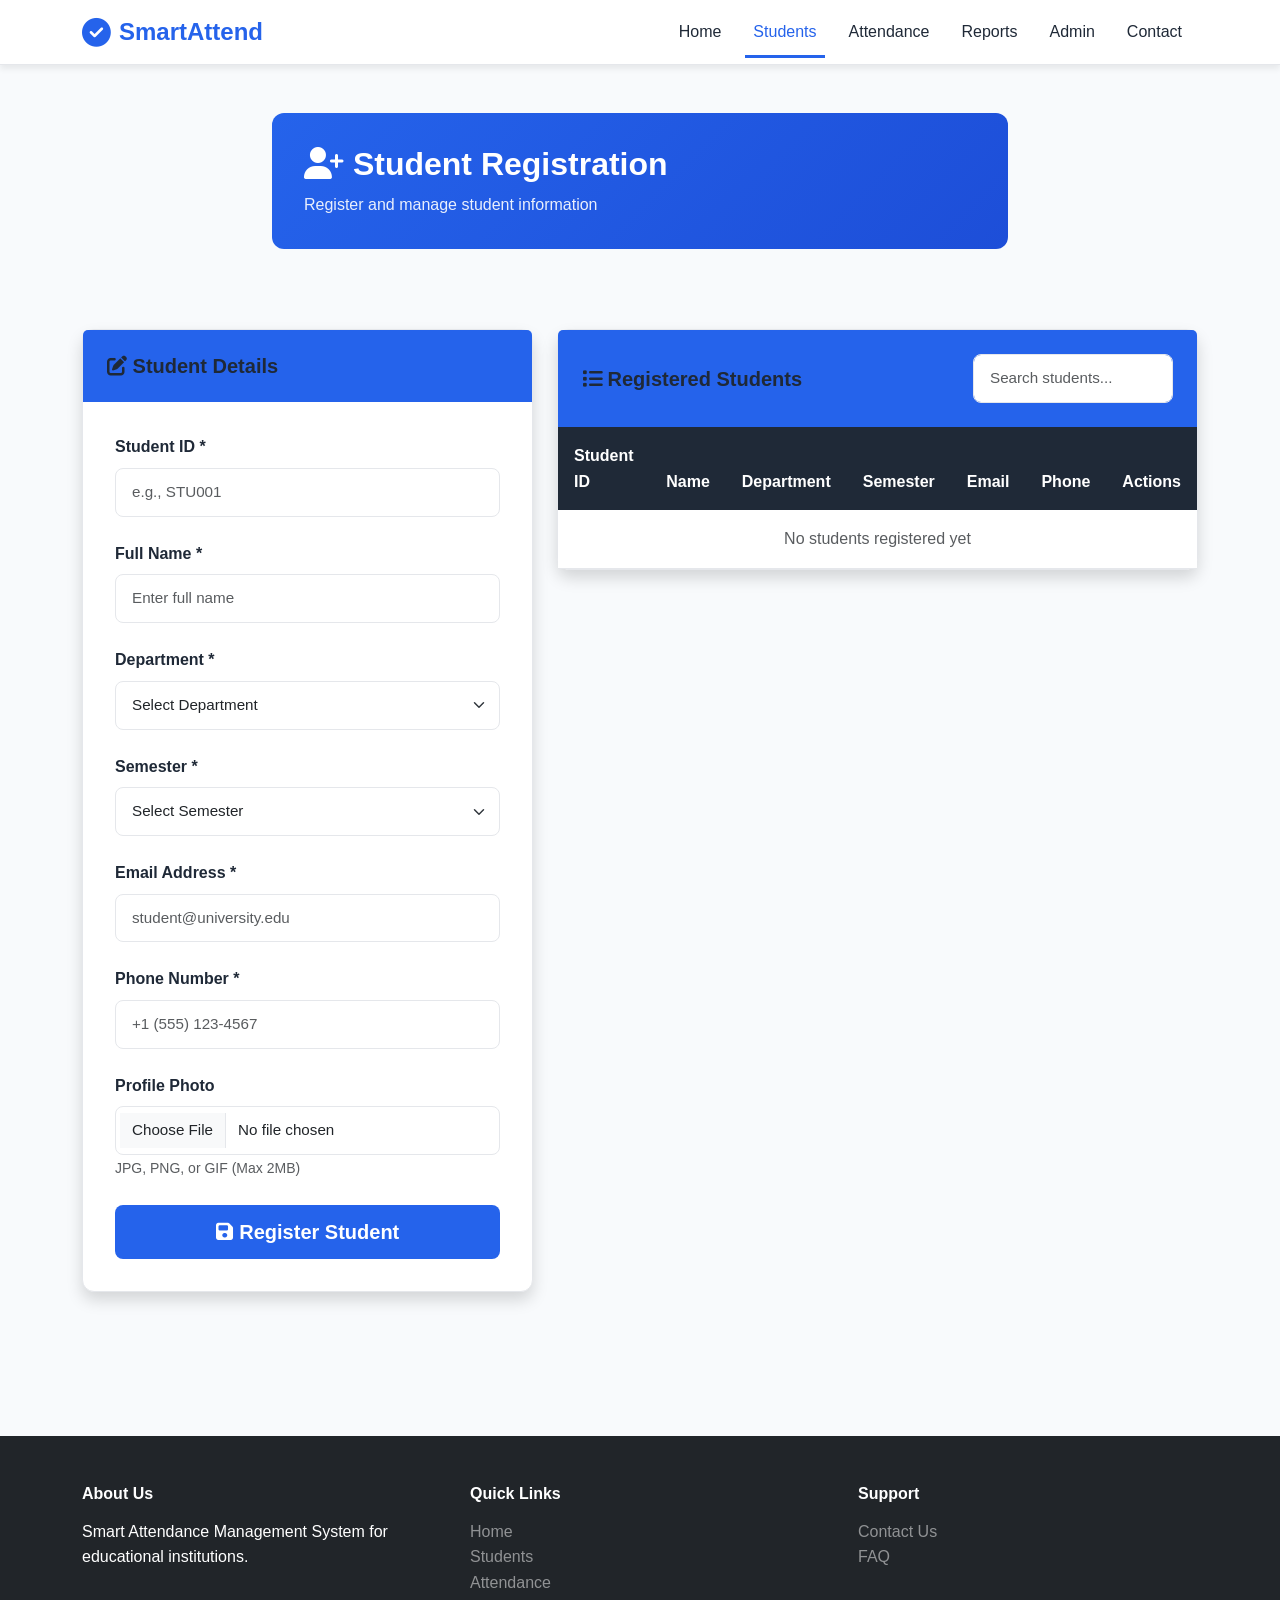
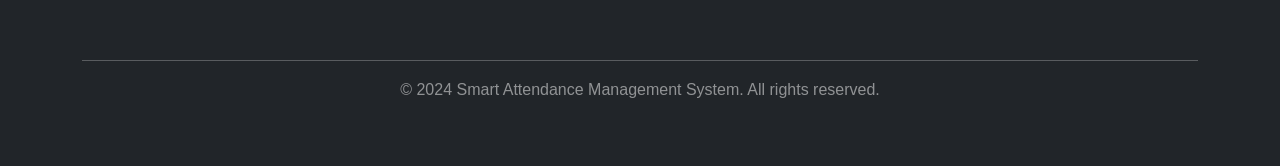
<file: pages/students.html>
<!DOCTYPE html>
<html lang="en">
<head>
    <meta charset="UTF-8">
    <meta name="viewport" content="width=device-width, initial-scale=1.0">
    <title>Student Registration - Smart Attendance System</title>
    <link href="https://cdn.jsdelivr.net/npm/bootstrap@5.3.0/dist/css/bootstrap.min.css" rel="stylesheet">
    <link href="https://cdnjs.cloudflare.com/ajax/libs/font-awesome/6.4.0/css/all.min.css" rel="stylesheet">
    <link rel="stylesheet" href="../assets/css/style.css">
</head>
<body>
    <!-- Navigation Bar -->
    <nav class="navbar navbar-expand-lg navbar-light bg-white sticky-top shadow-sm">
        <div class="container-lg">
            <a class="navbar-brand fw-bold" href="../index.html">
                <i class="fas fa-check-circle text-primary"></i> SmartAttend
            </a>
            <button class="navbar-toggler" type="button" data-bs-toggle="collapse" data-bs-target="#navbarNav">
                <span class="navbar-toggler-icon"></span>
            </button>
            <div class="collapse navbar-collapse" id="navbarNav">
                <ul class="navbar-nav ms-auto">
                    <li class="nav-item"><a class="nav-link" href="../index.html">Home</a></li>
                    <li class="nav-item"><a class="nav-link active" href="students.html">Students</a></li>
                    <li class="nav-item"><a class="nav-link" href="attendance.html">Attendance</a></li>
                    <li class="nav-item"><a class="nav-link" href="reports.html">Reports</a></li>
                    <li class="nav-item"><a class="nav-link" href="admin.html">Admin</a></li>
                    <li class="nav-item"><a class="nav-link" href="contact.html">Contact</a></li>
                </ul>
            </div>
        </div>
    </nav>

    <div class="container-lg py-5">
        <div class="row mb-5">
            <div class="col-lg-8 mx-auto">
                <div class="dashboard-header">
                    <h2><i class="fas fa-user-plus"></i> Student Registration</h2>
                    <p>Register and manage student information</p>
                </div>
            </div>
        </div>

        <div class="row">
            <div class="col-lg-5 mx-auto mb-5">
                <div class="card shadow">
                    <div class="card-header">
                        <h5 class="mb-0"><i class="fas fa-edit"></i> Student Details</h5>
                    </div>
                    <div class="card-body">
                        <form id="studentForm">
                            <div class="form-group">
                                <label class="form-label">Student ID *</label>
                                <input type="text" class="form-control" id="studentId" placeholder="e.g., STU001" required>
                            </div>

                            <div class="form-group">
                                <label class="form-label">Full Name *</label>
                                <input type="text" class="form-control" id="studentName" placeholder="Enter full name" required>
                            </div>

                            <div class="form-group">
                                <label class="form-label">Department *</label>
                                <select class="form-select" id="department" required>
                                    <option value="">Select Department</option>
                                    <option value="Computer Science">Computer Science</option>
                                    <option value="Information Technology">Information Technology</option>
                                    <option value="Electronics">Electronics</option>
                                    <option value="Mechanical">Mechanical</option>
                                    <option value="Civil">Civil</option>
                                    <option value="Electrical">Electrical</option>
                                </select>
                            </div>

                            <div class="form-group">
                                <label class="form-label">Semester *</label>
                                <select class="form-select" id="semester" required>
                                    <option value="">Select Semester</option>
                                    <option value="1">1st Semester</option>
                                    <option value="2">2nd Semester</option>
                                    <option value="3">3rd Semester</option>
                                    <option value="4">4th Semester</option>
                                    <option value="5">5th Semester</option>
                                    <option value="6">6th Semester</option>
                                    <option value="7">7th Semester</option>
                                    <option value="8">8th Semester</option>
                                </select>
                            </div>

                            <div class="form-group">
                                <label class="form-label">Email Address *</label>
                                <input type="email" class="form-control" id="email" placeholder="student@university.edu" required>
                            </div>

                            <div class="form-group">
                                <label class="form-label">Phone Number *</label>
                                <input type="tel" class="form-control" id="phone" placeholder="+1 (555) 123-4567" required>
                            </div>

                            <div class="form-group">
                                <label class="form-label">Profile Photo</label>
                                <input type="file" class="form-control" id="profilePhoto" accept="image/*">
                                <small class="text-muted">JPG, PNG, or GIF (Max 2MB)</small>
                            </div>

                            <div class="d-grid gap-2">
                                <button type="button" class="btn btn-primary btn-lg" id="registerBtn">
                                    <i class="fas fa-save"></i> Register Student
                                </button>
                            </div>
                        </form>
                    </div>
                </div>
            </div>

            <div class="col-lg-7">
                <div class="card shadow">
                    <div class="card-header d-flex justify-content-between align-items-center">
                        <h5 class="mb-0"><i class="fas fa-list"></i> Registered Students</h5>
                        <input type="text" class="form-control form-control-sm" id="searchInput" placeholder="Search students..." style="width: 200px;" onkeyup="searchStudents()">
                    </div>
                    <div class="card-body p-0">
                        <div class="table-responsive">
                            <table class="table table-hover mb-0">
                                <thead>
                                    <tr>
                                        <th>Student ID</th>
                                        <th>Name</th>
                                        <th>Department</th>
                                        <th>Semester</th>
                                        <th>Email</th>
                                        <th>Phone</th>
                                        <th>Actions</th>
                                    </tr>
                                </thead>
                                <tbody id="studentList">
                                    <tr><td colspan="7" class="text-center text-muted py-4">No students registered yet</td></tr>
                                </tbody>
                            </table>
                        </div>
                    </div>
                </div>
            </div>
        </div>
    </div>

    <!-- Footer -->
    <footer class="bg-dark text-white py-5 mt-5">
        <div class="container-lg">
            <div class="row g-5 mb-5">
                <div class="col-md-4">
                    <h6 class="fw-bold mb-3">About Us</h6>
                    <p>Smart Attendance Management System for educational institutions.</p>
                </div>
                <div class="col-md-4">
                    <h6 class="fw-bold mb-3">Quick Links</h6>
                    <ul class="list-unstyled">
                        <li><a href="../index.html" class="text-white-50 text-decoration-none">Home</a></li>
                        <li><a href="students.html" class="text-white-50 text-decoration-none">Students</a></li>
                        <li><a href="attendance.html" class="text-white-50 text-decoration-none">Attendance</a></li>
                    </ul>
                </div>
                <div class="col-md-4">
                    <h6 class="fw-bold mb-3">Support</h6>
                    <ul class="list-unstyled">
                        <li><a href="contact.html" class="text-white-50 text-decoration-none">Contact Us</a></li>
                        <li><a href="#" class="text-white-50 text-decoration-none">FAQ</a></li>
                    </ul>
                </div>
            </div>
            <hr class="bg-white-50">
            <div class="text-center text-white-50">
                <p>&copy; 2024 Smart Attendance Management System. All rights reserved.</p>
            </div>
        </div>
    </footer>

    <script src="https://cdn.jsdelivr.net/npm/bootstrap@5.3.0/dist/js/bootstrap.bundle.min.js"></script>
    <script src="../assets/js/main.js"></script>
</body>
</html>
</file>
<file: assets/css/style.css>
/* ============================================
   Smart Attendance System - Main Stylesheet
   Color Theme: Blue (#2563EB), Dark Gray (#1F2937), 
   Light (#F8FAFC), Green (#10B981)
   ============================================ */

:root {
    --primary-color: #2563EB;
    --secondary-color: #1F2937;
    --bg-light: #F8FAFC;
    --accent-green: #10B981;
    --danger-red: #DC2626;
    --warning-yellow: #F59E0B;
    --info-blue: #3B82F6;
    --text-dark: #1F2937;
    --text-light: #6B7280;
    --border-color: #E5E7EB;
}

/* ============================================
   Global Styles
   ============================================ */

* {
    margin: 0;
    padding: 0;
    box-sizing: border-box;
}

html {
    scroll-behavior: smooth;
}

body {
    font-family: 'Segoe UI', Tahoma, Geneva, Verdana, sans-serif;
    color: var(--text-dark);
    background-color: var(--bg-light);
    line-height: 1.6;
}

a {
    text-decoration: none;
    transition: all 0.3s ease;
}

/* ============================================
   Typography
   ============================================ */

h1, h2, h3, h4, h5, h6 {
    font-weight: 700;
    color: var(--text-dark);
}

.lead {
    color: var(--text-light);
    font-size: 1.1rem;
}

/* ============================================
   Navigation Bar
   ============================================ */

.navbar {
    background-color: white !important;
    border-bottom: 1px solid var(--border-color);
}

.navbar-brand {
    font-size: 1.5rem;
    color: var(--primary-color) !important;
    display: flex;
    align-items: center;
    gap: 0.5rem;
    transition: transform 0.3s ease;
}

.navbar-brand:hover {
    transform: scale(1.05);
}

.navbar-brand i {
    font-size: 1.8rem;
}

.nav-link {
    color: var(--text-dark) !important;
    font-weight: 500;
    margin: 0 0.5rem;
    position: relative;
    transition: color 0.3s ease;
}

.nav-link:hover,
.nav-link.active {
    color: var(--primary-color) !important;
}

.nav-link::after {
    content: '';
    position: absolute;
    bottom: -5px;
    left: 0;
    width: 0;
    height: 3px;
    background-color: var(--primary-color);
    transition: width 0.3s ease;
}

.nav-link:hover::after,
.nav-link.active::after {
    width: 100%;
}

/* ============================================
   Hero Section
   ============================================ */

.hero-section {
    background: linear-gradient(135deg, #F8FAFC 0%, #EFF6FF 100%);
    padding: 80px 0;
    min-height: 600px;
    display: flex;
    align-items: center;
}

.hero-section h1 {
    color: var(--secondary-color);
    margin-bottom: 1.5rem;
    line-height: 1.2;
}

.hero-section .lead {
    font-size: 1.2rem;
    margin-bottom: 2rem;
}

.hero-illustration {
    position: relative;
    height: 300px;
    display: flex;
    align-items: center;
    justify-content: center;
    animation: float 3s ease-in-out infinite;
}

@keyframes float {
    0%, 100% { transform: translateY(0px); }
    50% { transform: translateY(-20px); }
}

.btn {
    padding: 12px 30px;
    border-radius: 8px;
    font-weight: 600;
    transition: all 0.3s ease;
    border: none;
}

.btn-primary {
    background-color: var(--primary-color);
    color: white;
}

.btn-primary:hover {
    background-color: #1D4ED8;
    transform: translateY(-3px);
    box-shadow: 0 10px 20px rgba(37, 99, 235, 0.2);
}

.btn-outline-primary {
    border: 2px solid var(--primary-color);
    color: var(--primary-color);
}

.btn-outline-primary:hover {
    background-color: var(--primary-color);
    color: white;
    transform: translateY(-3px);
}

.btn-success {
    background-color: var(--accent-green);
}

.btn-success:hover {
    background-color: #059669;
    transform: translateY(-3px);
}

.btn-danger {
    background-color: var(--danger-red);
}

.btn-danger:hover {
    background-color: #B91C1C;
    transform: translateY(-3px);
}

/* ============================================
   Statistics Cards
   ============================================ */

.stat-card {
    background: white;
    border-radius: 12px;
    padding: 2rem;
    text-align: center;
    box-shadow: 0 4px 6px rgba(0, 0, 0, 0.07);
    transition: all 0.3s ease;
    border-top: 4px solid var(--primary-color);
}

.stat-card:hover {
    transform: translateY(-10px);
    box-shadow: 0 12px 24px rgba(0, 0, 0, 0.12);
}

.stat-icon {
    width: 70px;
    height: 70px;
    border-radius: 50%;
    display: flex;
    align-items: center;
    justify-content: center;
    margin: 0 auto 1.5rem;
    color: white;
    font-size: 2rem;
}

.stat-icon.bg-primary {
    background-color: var(--primary-color);
}

.stat-icon.bg-success {
    background-color: var(--accent-green);
}

.stat-icon.bg-danger {
    background-color: var(--danger-red);
}

.stat-icon.bg-info {
    background-color: var(--info-blue);
}

.stat-value {
    font-size: 2.5rem;
    font-weight: 700;
    color: var(--secondary-color);
    margin: 0.5rem 0;
}

.stat-label {
    color: var(--text-light);
    font-weight: 500;
    margin: 0;
}

/* ============================================
   Feature Cards
   ============================================ */

.feature-card {
    background: white;
    border-radius: 12px;
    padding: 2rem;
    text-align: center;
    box-shadow: 0 4px 6px rgba(0, 0, 0, 0.07);
    transition: all 0.3s ease;
    height: 100%;
}

.feature-card:hover {
    transform: translateY(-15px);
    box-shadow: 0 20px 40px rgba(0, 0, 0, 0.12);
}

.feature-icon {
    font-size: 3rem;
    color: var(--primary-color);
    margin-bottom: 1.5rem;
}

.feature-card h5 {
    font-size: 1.25rem;
    margin-bottom: 1rem;
    color: var(--secondary-color);
}

.feature-card p {
    color: var(--text-light);
    margin: 0;
    font-size: 0.95rem;
}

/* ============================================
   Sections
   ============================================ */

.statistics-section {
    background-color: var(--bg-light);
    padding: 80px 0;
}

.features-section {
    background-color: white;
    padding: 80px 0;
}

.analytics-section {
    background-color: var(--bg-light);
    padding: 80px 0;
}

section h2 {
    color: var(--secondary-color);
    margin-bottom: 1rem;
    position: relative;
    display: inline-block;
    width: 100%;
}

section h2::after {
    content: '';
    position: absolute;
    bottom: -15px;
    left: 50%;
    transform: translateX(-50%);
    width: 80px;
    height: 4px;
    background-color: var(--primary-color);
    border-radius: 2px;
}

/* ============================================
   Forms
   ============================================ */

.form-control, .form-select {
    border: 1px solid var(--border-color);
    border-radius: 8px;
    padding: 0.75rem 1rem;
    font-size: 0.95rem;
    transition: all 0.3s ease;
}

.form-control:focus, .form-select:focus {
    border-color: var(--primary-color);
    box-shadow: 0 0 0 3px rgba(37, 99, 235, 0.1);
}

.form-label {
    font-weight: 600;
    color: var(--text-dark);
    margin-bottom: 0.5rem;
}

.form-group {
    margin-bottom: 1.5rem;
}

.input-group-text {
    background-color: var(--bg-light);
    border: 1px solid var(--border-color);
    color: var(--text-light);
}

/* ============================================
   Tables
   ============================================ */

.table {
    background-color: white;
    border-collapse: collapse;
}

.table thead th {
    background-color: var(--secondary-color);
    color: white;
    font-weight: 600;
    border: none;
    padding: 1rem;
    text-align: left;
}

.table tbody td {
    padding: 1rem;
    border-bottom: 1px solid var(--border-color);
    vertical-align: middle;
}

.table tbody tr {
    transition: background-color 0.3s ease;
}

.table tbody tr:hover {
    background-color: var(--bg-light);
}

.table-striped tbody tr:nth-of-type(odd) {
    background-color: rgba(245, 247, 250, 0.5);
}

/* ============================================
   Status Badges
   ============================================ */

.badge {
    padding: 0.5rem 1rem;
    border-radius: 20px;
    font-weight: 600;
    font-size: 0.85rem;
}

.badge-present {
    background-color: rgba(16, 185, 129, 0.2);
    color: var(--accent-green);
}

.badge-absent {
    background-color: rgba(220, 38, 38, 0.2);
    color: var(--danger-red);
}

.badge-late {
    background-color: rgba(245, 158, 11, 0.2);
    color: var(--warning-yellow);
}

/* ============================================
   Cards
   ============================================ */

.card {
    border: 1px solid var(--border-color);
    border-radius: 12px;
    box-shadow: 0 4px 6px rgba(0, 0, 0, 0.07);
    transition: all 0.3s ease;
}

.card:hover {
    box-shadow: 0 12px 24px rgba(0, 0, 0, 0.12);
}

.card-header {
    background-color: var(--primary-color);
    color: white;
    border: none;
    border-radius: 12px 12px 0 0;
    padding: 1.5rem;
    font-weight: 600;
}

.card-body {
    padding: 2rem;
}

.card-title {
    color: var(--secondary-color);
    font-weight: 700;
    margin-bottom: 1.5rem;
}

/* ============================================
   Alerts
   ============================================ */

.alert {
    border-radius: 8px;
    border: none;
    padding: 1.25rem 1.5rem;
    margin-bottom: 1.5rem;
}

.alert-success {
    background-color: rgba(16, 185, 129, 0.1);
    color: var(--accent-green);
    border-left: 4px solid var(--accent-green);
}

.alert-danger {
    background-color: rgba(220, 38, 38, 0.1);
    color: var(--danger-red);
    border-left: 4px solid var(--danger-red);
}

.alert-warning {
    background-color: rgba(245, 158, 11, 0.1);
    color: var(--warning-yellow);
    border-left: 4px solid var(--warning-yellow);
}

.alert-info {
    background-color: rgba(37, 99, 235, 0.1);
    color: var(--primary-color);
    border-left: 4px solid var(--primary-color);
}

/* ============================================
   Footer
   ============================================ */

footer {
    background-color: var(--secondary-color);
    color: white;
    margin-top: 5rem;
}

footer a {
    color: rgba(255, 255, 255, 0.6);
    transition: color 0.3s ease;
}

footer a:hover {
    color: white;
}

footer h6 {
    color: white;
    margin-bottom: 1rem;
}

/* ============================================
   Dashboard Styles
   ============================================ */

.dashboard-header {
    background: linear-gradient(135deg, var(--primary-color) 0%, #1D4ED8 100%);
    color: white;
    padding: 2rem;
    border-radius: 12px;
    margin-bottom: 2rem;
}

.dashboard-header h2 {
    color: white;
}

.dashboard-header p {
    color: rgba(255, 255, 255, 0.9);
    margin: 0;
}

.chart-container {
    position: relative;
    height: 400px;
    background: white;
    border-radius: 12px;
    padding: 2rem;
    box-shadow: 0 4px 6px rgba(0, 0, 0, 0.07);
}

/* ============================================
   Modal Styles
   ============================================ */

.modal-header {
    background-color: var(--primary-color);
    color: white;
    border: none;
}

.modal-header .btn-close {
    filter: brightness(0) invert(1);
}

.modal-footer {
    background-color: var(--bg-light);
    border-top: 1px solid var(--border-color);
}

/* ============================================
   Utility Classes
   ============================================ */

.text-primary {
    color: var(--primary-color) !important;
}

.text-success {
    color: var(--accent-green) !important;
}

.text-danger {
    color: var(--danger-red) !important;
}

.bg-primary {
    background-color: var(--primary-color) !important;
}

.bg-light {
    background-color: var(--bg-light) !important;
}

.shadow-sm {
    box-shadow: 0 4px 6px rgba(0, 0, 0, 0.07) !important;
}

.rounded-lg {
    border-radius: 12px;
}

.transition-all {
    transition: all 0.3s ease;
}

/* ============================================
   Responsive Design
   ============================================ */

@media (max-width: 768px) {
    .hero-section {
        padding: 50px 0;
        min-height: auto;
    }

    .hero-section h1 {
        font-size: 2rem;
    }

    .display-4 {
        font-size: 2rem;
    }

    .stat-card {
        margin-bottom: 1rem;
    }

    .feature-card {
        margin-bottom: 1.5rem;
    }

    .hero-illustration {
        display: none;
    }

    .table {
        font-size: 0.85rem;
    }

    .table thead th,
    .table tbody td {
        padding: 0.75rem 0.5rem;
    }

    .btn {
        padding: 10px 20px;
        font-size: 0.9rem;
    }

    section h2 {
        font-size: 1.5rem;
    }
}

@media (max-width: 480px) {
    .hero-section {
        padding: 30px 0;
    }

    .hero-section h1 {
        font-size: 1.5rem;
    }

    .stat-value {
        font-size: 2rem;
    }

    .navbar {
        padding: 0.5rem 0;
    }

    .navbar-brand {
        font-size: 1.2rem;
    }

    .d-flex.gap-3 {
        flex-direction: column;
    }

    .btn {
        width: 100%;
        padding: 12px 15px;
    }
}

/* ============================================
   Loading Animation
   ============================================ */

.spinner {
    border: 4px solid var(--bg-light);
    border-top-color: var(--primary-color);
    border-radius: 50%;
    width: 40px;
    height: 40px;
    animation: spin 1s linear infinite;
}

@keyframes spin {
    to { transform: rotate(360deg); }
}

/* ============================================
   Print Styles
   ============================================ */

@media print {
    .navbar, footer, .btn {
        display: none;
    }

    body {
        background-color: white;
    }

    .card {
        box-shadow: none;
        border: 1px solid #999;
    }

    .table {
        border-collapse: collapse;
    }
}
</file>
